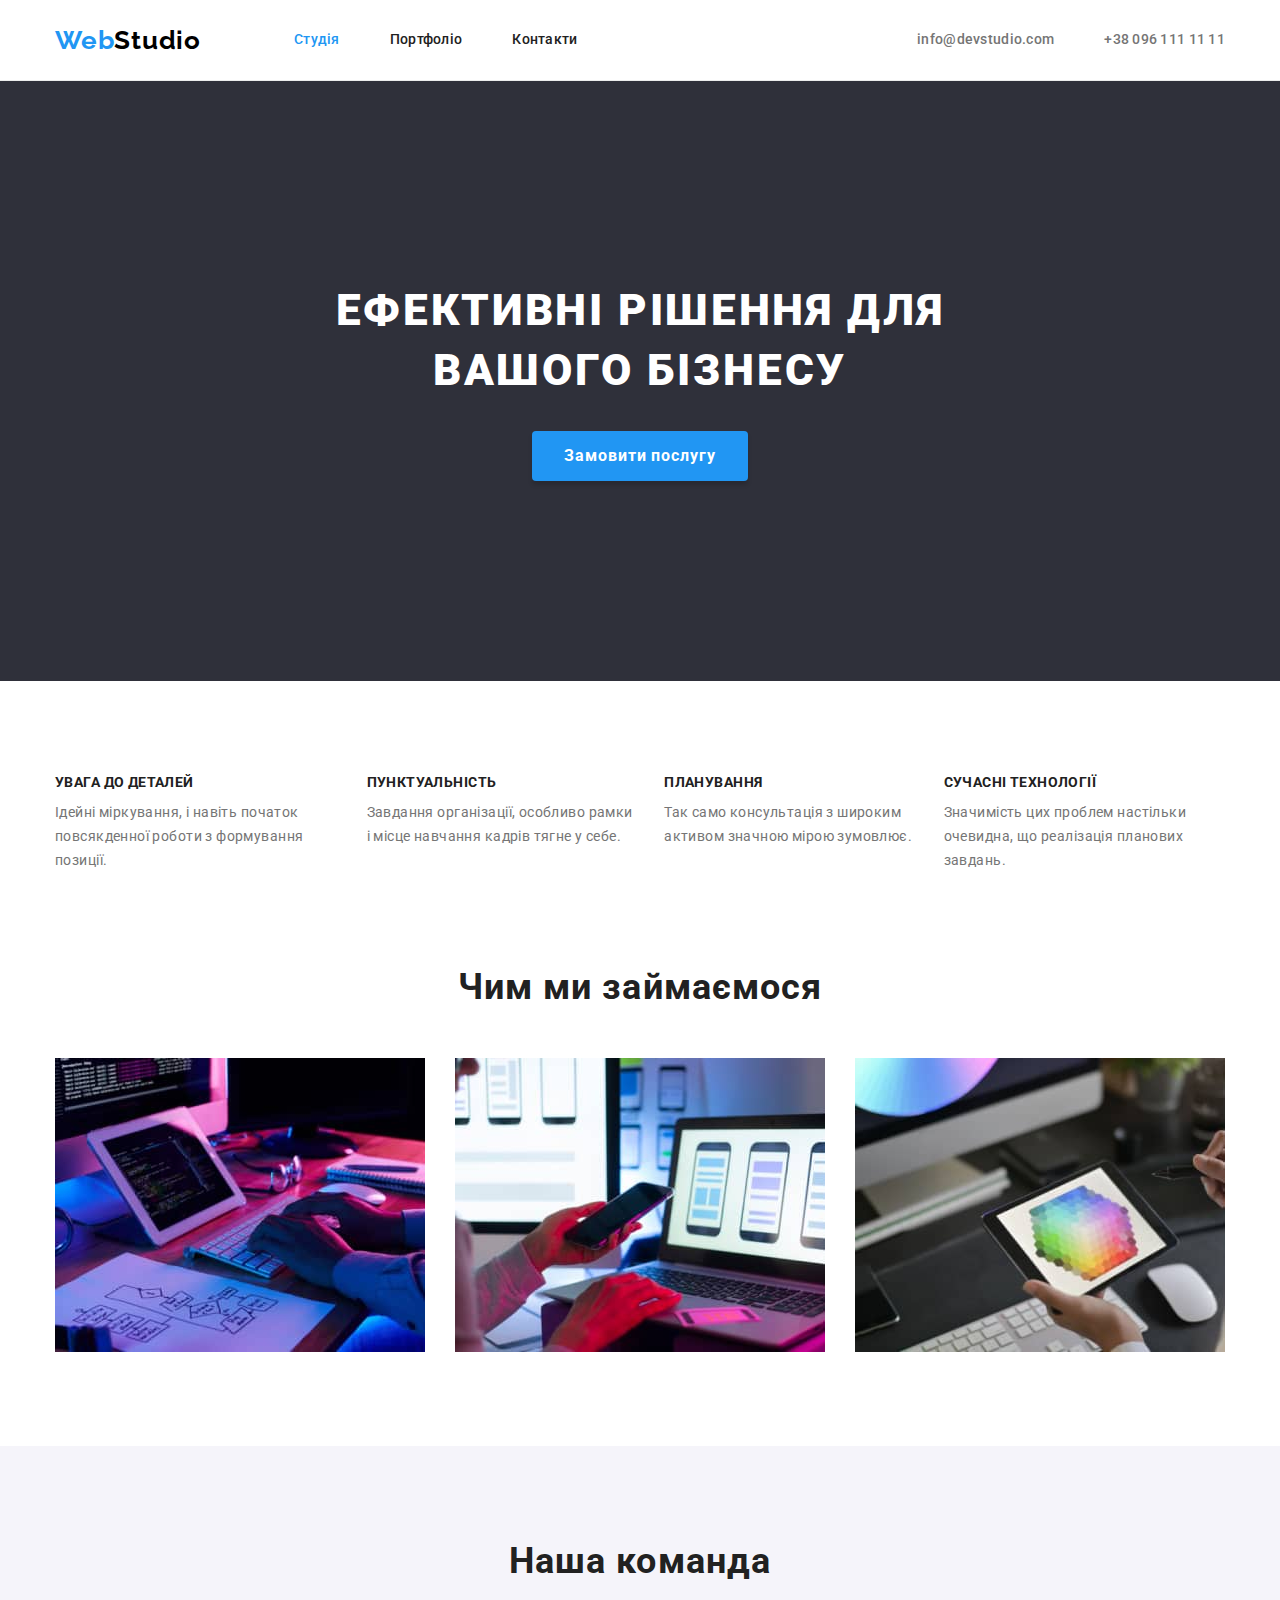
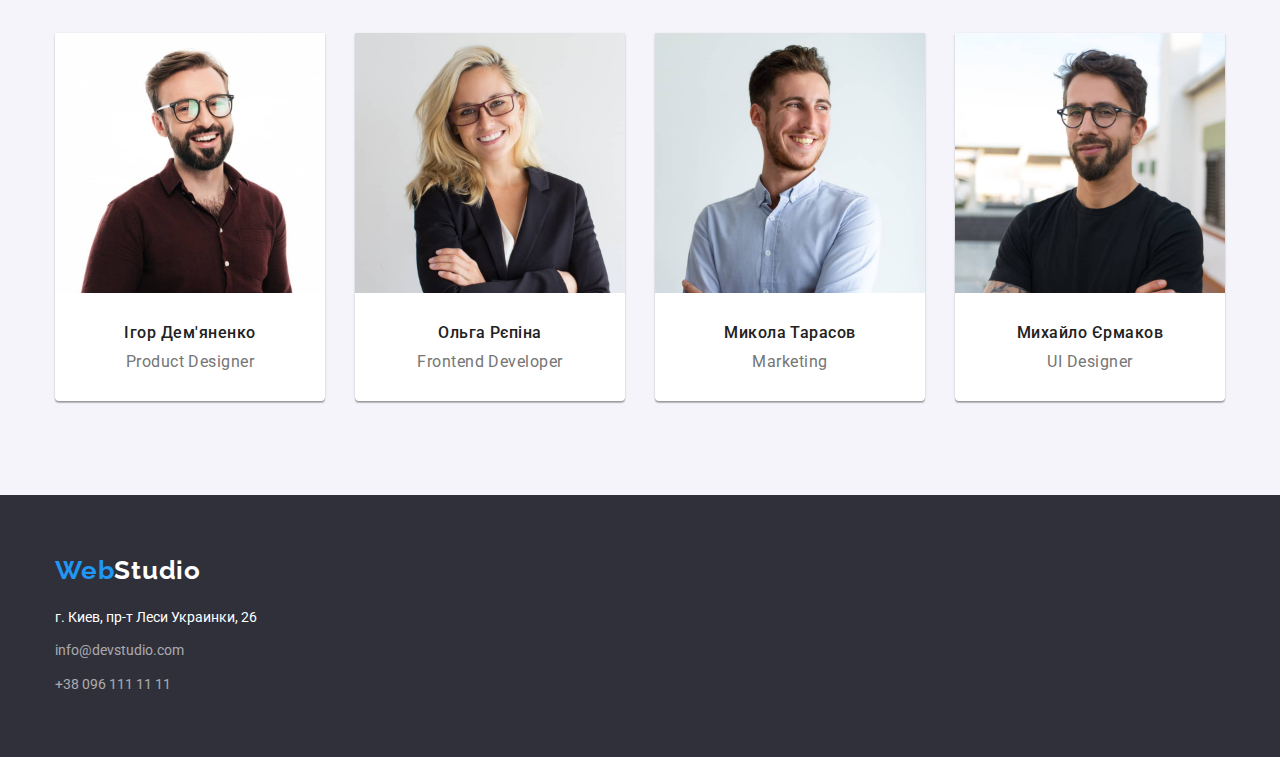
<file: index.html>
<!DOCTYPE html>
<html lang="uk">
  <head>
    <meta charset="UTF-8" />
    <meta http-equiv="X-UA-Compatible" content="IE=edge" />
    <meta name="viewport" content="width=device-width, initial-scale=1.0" />
    <title>GOIT-MARKUP_HW-03</title>
    <link rel="preconnect" href="https://fonts.googleapis.com" />
    <link rel="preconnect" href="https://fonts.gstatic.com" crossorigin />
    <link
      href="https://fonts.googleapis.com/css2?family=Montserrat:wght@400;700&family=Raleway:wght@700&family=Roboto:wght@400;500;700;900&display=swap"
      rel="stylesheet"
    />
    <link
      rel="stylesheet"
      href="https://cdnjs.cloudflare.com/ajax/libs/modern-normalize/1.1.0/modern-normalize.min.css



    "
    />
    <link rel="stylesheet" href="css/styles.css" />
  </head>
  <body>
    <!-- Шапка -->
    <header class="header">
      <div class="container-nav">
        <nav class="main-nav">
          <a href="./index.html" class="logo link"
            ><span class="accent">Web</span>Studio</a
          >
          <ul class="site-nav list">
            <li class="items">
              <a href="./index.html" class="link current">Студія</a>
            </li>
            <li class="items">
              <a href="./portfolio.html" class="link">Портфоліо</a>
            </li>
            <li class="items"><a href="" class="link">Контакти</a></li>
          </ul>
        </nav>
        <ul class="contacts list">
          <li class="item">
            <a href="mailto:info@devstudio.com" class="link"
              >info@devstudio.com</a
            >
          </li>
          <li class="item">
            <a href="tel:+380961111111" class="number link"
              >+38 096 111 11 11</a
            >
          </li>
        </ul>
      </div>
    </header>

    <main>
      <!-- Герой -->
      <section class="hero">
        <h1 class="hero-title">Ефективні рішення для вашого бізнесу</h1>
        <button class="button primary">Замовити послугу</button>
      </section>

      <!-- Особливості -->
      <section class="section">
        <div class="container">
          <ul class="list">
            <li class="item">
              <h3 class="list-title">Увага до деталей</h3>
              <p class="list-text">
                Ідейні міркування, і навіть початок повсякденної роботи з
                формування позиції.
              </p>
            </li>
            <li class="item">
              <h3 class="list-title">Пунктуальність</h3>
              <p class="list-text">
                Завдання організації, особливо рамки і місце навчання кадрів
                тягне у себе.
              </p>
            </li>
            <li class="item">
              <h3 class="list-title">Планування</h3>
              <p class="list-text">
                Так само консультація з широким активом значною мірою зумовлює.
              </p>
            </li>
            <li class="item">
              <h3 class="list-title">Сучасні технології</h3>
              <p class="list-text">
                Значимість цих проблем настільки очевидна, що реалізація
                планових завдань.
              </p>
            </li>
          </ul>
        </div>
      </section>

      <!-- Чим ми займаємося -->

      <section class="section what-we-are-doing">
        <div class="container">
          <h2 class="section-title">Чим ми займаємося</h2>
          <ul class="list">
            <li class="item">
              <img
                src="images/img-1.jpg"
                alt="людина працюе за компьютером"
                width="370"
                class="images"
              />
            </li>
            <li class="item">
              <img
                src="images/img-2.jpg"
                alt="людина працюе за ноутбуком"
                width="370"
                class="images"
              />
            </li>
            <li class="item">
              <img
                src="images/img-3.jpg"
                alt="людина працюе за iPad"
                width="370"
                class="images"
              />
            </li>
          </ul>
        </div>
      </section>
      <!-- Наша команда -->
      <section class="section our-team">
        <div class="container">
          <h2 class="section-title">Наша команда</h2>
          <ul class="list">
            <li class="our-team-li">
              <img
                src="images/img-4.jpg"
                alt="photo-Ігор Дем'яненко"
                width="270"
                class="images"
              />
              <div class="our-team-text">
                <h3 class="photo-title">Ігор Дем'яненко</h3>
                <p class="photo-text">Product Designer</p>
              </div>
            </li>
            <li class="our-team-li">
              <img
                src="images/img-5.jpg"
                alt="photo-Ольга Рєпіна"
                width="270"
                class="images"
              />
              <div class="our-team-text">
                <h3 class="photo-title">Ольга Рєпіна</h3>
                <p class="photo-text">Frontend Developer</p>
              </div>
            </li>
            <li class="our-team-li">
              <img
                src="images/img-6.jpg"
                alt="photo-Микола Тарасов"
                width="270"
                class="images"
              />
              <div class="our-team-text">
                <h3 class="photo-title">Микола Тарасов</h3>
                <p class="photo-text">Marketing</p>
              </div>
            </li>
            <li class="our-team-li">
              <img
                src="images/img-7.jpg"
                alt="photo-Михайло Єрмаков"
                width="270"
                class="images"
              />
              <div class="our-team-text">
                <h3 class="photo-title">Михайло Єрмаков</h3>
                <p class="photo-text">UI Designer</p>
              </div>
            </li>
          </ul>
        </div>
      </section>
    </main>

    <!-- Підвал -->
    <footer class="footer">
      <div class="container-footer">
        <a href="./index.html" class="logo-footer"
          ><span class="accent">Web</span>Studio</a
        >
        <address class="address">
          <ul class="list-footer">
            <li class="item-footer">
              <a
                href="https://goo.gl/maps/CPtrU1FHBa2aNyZL9"
                target="_blank"
                rel="noopener noreferrer nofollow"
                class="address-a"
                >г. Киев, пр-т Леси Украинки, 26</a
              >
            </li>
            <li class="item-footer">
              <a href="mailto:info@devstudio.com" class="footer-link"
                >info@devstudio.com</a
              >
            </li>
            <li class="item-footer">
              <a href="tel:+380961111111" class="footer-link"
                >+38 096 111 11 11</a
              >
            </li>
          </ul>
        </address>
      </div>
    </footer>
  </body>
</html>
</file>
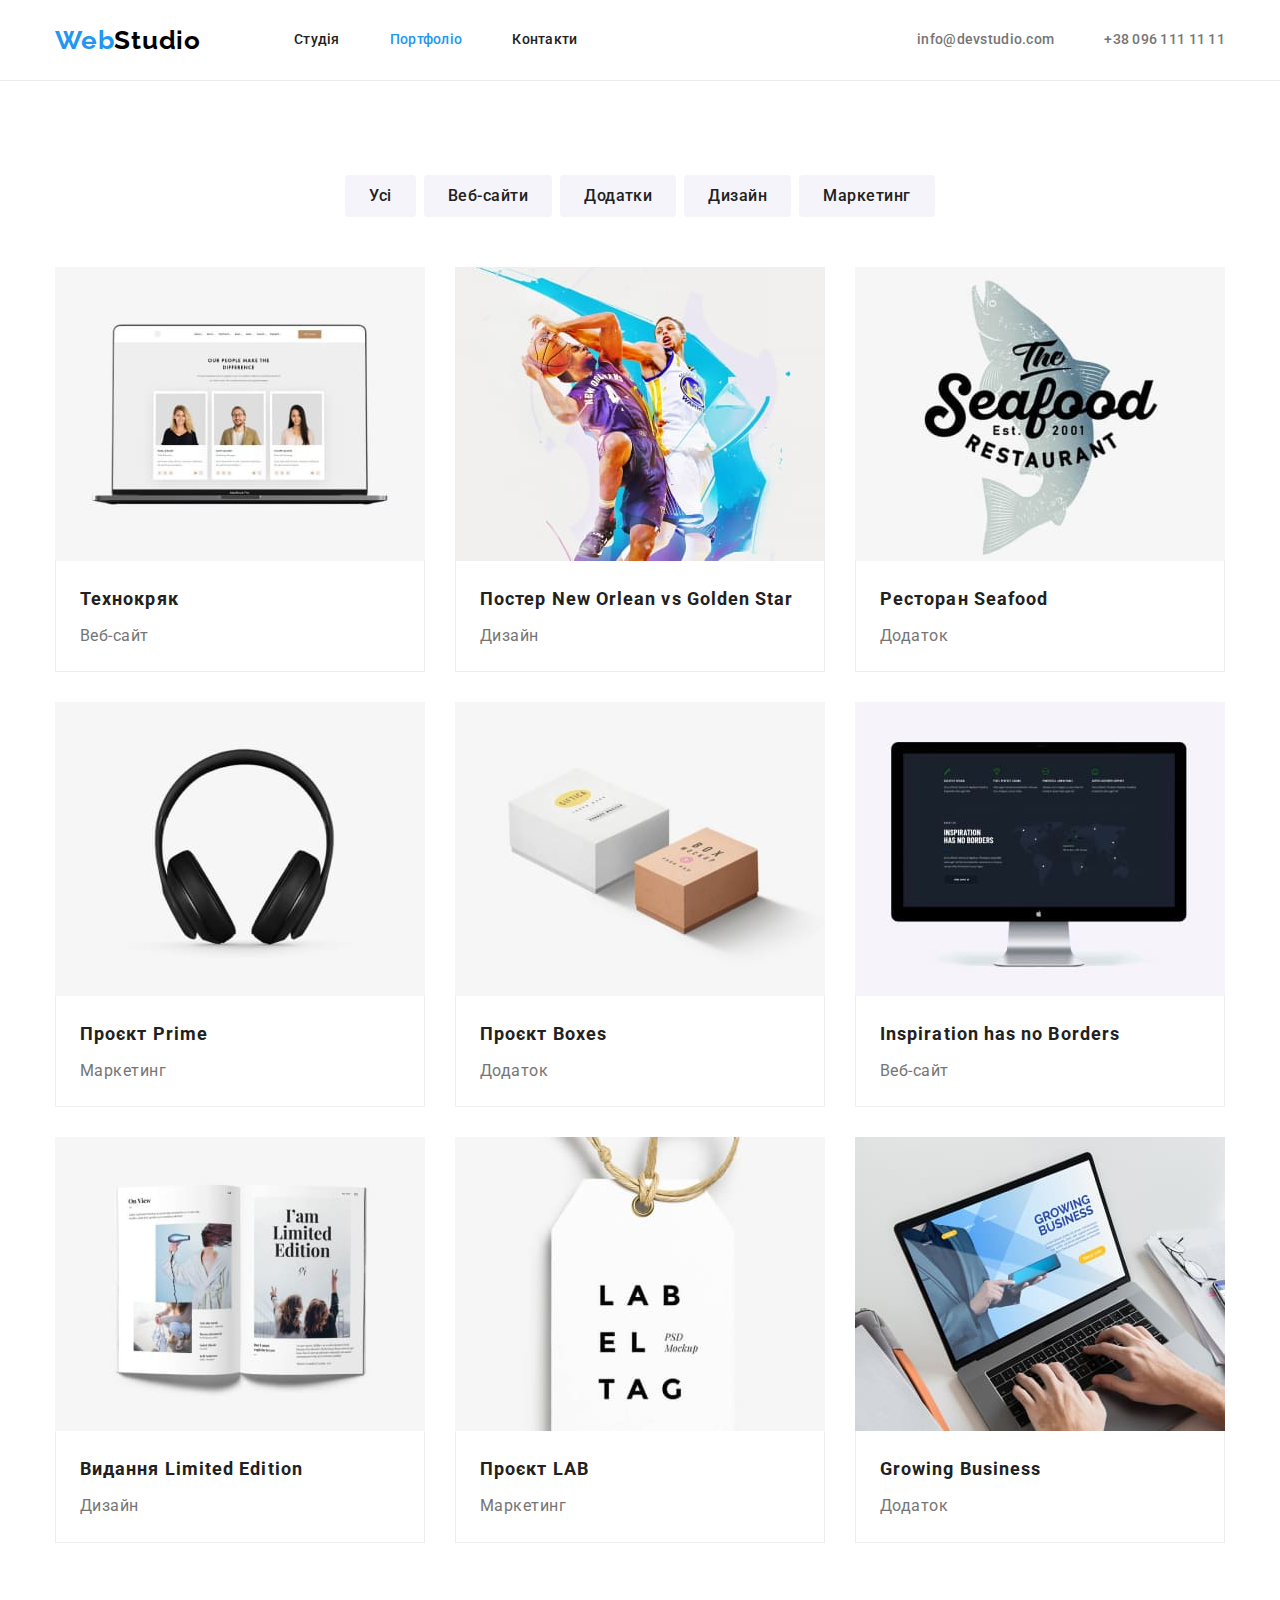
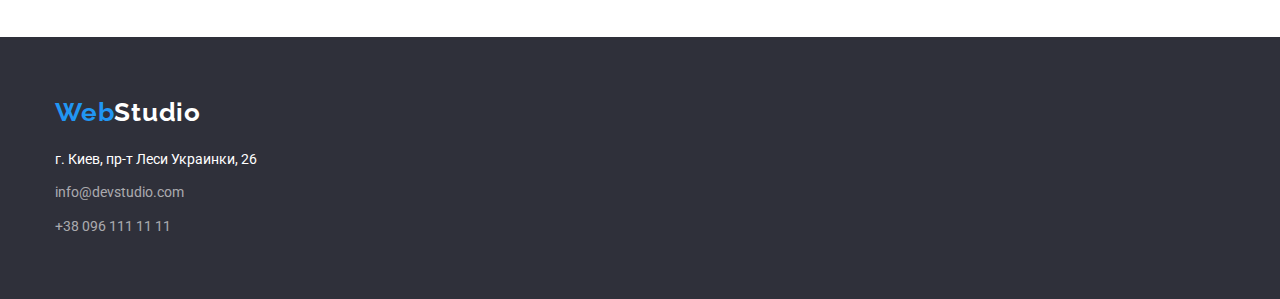
<file: portfolio.html>
<!DOCTYPE html>
<html lang="uk">
  <head>
    <meta charset="UTF-8" />
    <meta http-equiv="X-UA-Compatible" content="IE=edge" />
    <meta name="viewport" content="width=device-width, initial-scale=1.0" />
    <title>GOIT-MARKUP_HW-03</title>
    <link rel="preconnect" href="https://fonts.googleapis.com" />
    <link rel="preconnect" href="https://fonts.gstatic.com" crossorigin />
    <link
      href="https://fonts.googleapis.com/css2?family=Montserrat:wght@400;700&family=Raleway:wght@700&family=Roboto:wght@400;500;700;900&display=swap"
      rel="stylesheet"
    />
    <link
      rel="stylesheet"
      href="https://cdnjs.cloudflare.com/ajax/libs/modern-normalize/1.1.0/modern-normalize.min.css



    "
    />
    <link rel="stylesheet" href="css/styles.css" />
  </head>
  <body>
    <!-- Шапка -->

    <header class="header">
      <div class="container-nav">
        <nav class="main-nav">
          <a href="./index.html" class="logo link"
            ><span class="accent">Web</span>Studio</a
          >
          <ul class="site-nav list">
            <li class="items">
              <a href="./index.html" class="link">Студія</a>
            </li>
            <li class="items">
              <a href="./portfolio.html" class="link current">Портфоліо</a>
            </li>
            <li class="items"><a href="" class="link">Контакти</a></li>
          </ul>
        </nav>
        <ul class="contacts list">
          <li class="item">
            <a href="mailto:info@devstudio.com" class="link"
              >info@devstudio.com</a
            >
          </li>
          <li class="item">
            <a href="tel:+380961111111" class="number link"
              >+38 096 111 11 11</a
            >
          </li>
        </ul>
      </div>
    </header>

    <!-- Main -->

    <main>
      <!-- Наші проекти -->

      <section class="section">
        <div class="container">
          <h1 class="visually-hidden">Наші проекти</h1>
          <ul class="list-btn">
            <li class="item">
              <button type="button" class="button secondary">Усі</button>
            </li>
            <li class="item">
              <button type="button" class="button secondary">Веб-сайти</button>
            </li>
            <li class="item">
              <button type="button" class="button secondary">Додатки</button>
            </li>
            <li class="item">
              <button type="button" class="button secondary">Дизайн</button>
            </li>
            <li class="item">
              <button type="button" class="button secondary">Маркетинг</button>
            </li>
          </ul>
          <ul class="list-portfolio">
            <li class="item">
              <a href="" class="projects-link"
                ><img src="images/portfolio-1.jpg" alt="ноутбук" width="370" />
              <div class="card-text">
                <h2 class="projects-title">Технокряк</h2>
                <p class="projects-text">Веб-сайт</p></a
              >
            </div>
            </li>
            <li class="item">
              <a href="" class="projects-link"
                ><img
                  src="images/portfolio-2.jpg"
                  alt="баскетболісти"
                  width="370"
                />
                <div class="card-text">
                  <h2 class="projects-title">Постер New Orlean vs Golden Star</h2>
                <p class="projects-text">Дизайн</p></a>
                </div>
              
            </li>
            <li class="item">
              <a href="" class="projects-link"
                ><img
                  src="images/portfolio-3.jpg"
                  alt="логотип seafood"
                  width="370"
                />
                <div class="card-text">
                  <h2 class="projects-title">Ресторан Seafood</h2>
                  <p class="projects-text">Додаток</p></a>
                </div>
              
            </li>
            <li class="item">
              <a href="" class="projects-link"
                ><img
                  src="images/portfolio-4.jpg"
                  alt="навушники"
                  width="370"
                />
                <div class="card-text">
                  <h2 class="projects-title">Проєкт Prime</h2>
                <p class="projects-text">Маркетинг</p></a>
                </div>
            </li>
            <li class="item">
              <a href="" class="projects-link"
                ><img
                  src="images/portfolio-5.jpg"
                  alt="дві коробки"
                  width="370"
                />
                <div class="card-text">
                  <h2 class="projects-title">Проєкт Boxes</h2>
                <p class="projects-text">Додаток</p></a>
                </div>
            </li>
            <li class="item">
              <a href="" class="projects-link"
                ><img src="images/portfolio-6.jpg" alt="монітор" width="370" />
                <div class="card-text">
                  <h2 class="projects-title">Inspiration has no Borders</h2>
                  <p class="projects-text">Веб-сайт</p></a>
                </div>
            </li>
            <li class="item">
              <a href="" class="projects-link"
                ><img src="images/portfolio-7.jpg" alt="книжка" width="370" />
                <div class="card-text">
                  <h2 class="projects-title">Видання Limited Edition</h2>
                <p class="projects-text">Дизайн</p></a>
                </div>
            </li>
            <li class="item">
              <a href="" class="projects-link"
                ><img src="images/portfolio-8.jpg" alt="лейбел" width="370" />
                <div class="card-text">
                  <h2 class="projects-title">Проєкт LAB</h2>
                <p class="projects-text">Маркетинг</p></a>
                </div>
            </li>
            <li class="item">
              <a href="" class="projects-link"
                ><img src="images/portfolio-9.jpg" alt="ноутбук" width="370" />
                <div class="card-text">
                  <h2 class="projects-title">Growing Business</h2>
                <p class="projects-text">Додаток</p></a>
                </div>
            </li>
          </ul>
        </div>
      </section>
    </main>
    <!-- Підвал -->
    <footer class="footer">
      <div class="container-footer">
        <a href="./index.html" class="logo-footer"
          ><span class="accent">Web</span>Studio</a
        >
        <address class="address">
          <ul class="list-footer">
            <li class="item-footer">
              <a
                href="https://goo.gl/maps/CPtrU1FHBa2aNyZL9"
                target="_blank"
                rel="noopener noreferrer nofollow"
                class="address-a"
                >г. Киев, пр-т Леси Украинки, 26</a
              >
            </li>
            <li class="item-footer">
              <a href="mailto:info@devstudio.com" class="footer-link"
                >info@devstudio.com</a
              >
            </li>
            <li class="item-footer">
              <a href="tel:+380961111111" class="footer-link"
                >+38 096 111 11 11</a
              >
            </li>
          </ul>
        </address>
      </div>
    </footer>
  </body>
</html>
</file>
<file: css/styles.css>
:root {
  --primary-text-color: #212121;
  --secondary-text-color: #757575;
  --primary-white-color: #f5f5f5;
  --secondary-white-color: #f5f4fa;
  --white-bg-color: #ffffff;
  --dark-bg-color: #2f303a;
  --blue-bg-color: #2196f3;
  --bg-btn-color: #188ce8;
}

body {
  background: var(--white-bg-color);
  color: var(--primary-text-color);
  font-family: Roboto, sans-serif;
}

/* Утилиты */

.list {
  list-style: none;
  margin: 0;
  padding: 0;
}

.container {
  width: 1200px;
  padding-left: 15px;
  padding-right: 15px;
  margin-left: auto;
  margin-right: auto;
}

.section {
  padding-top: 94px;
  padding-bottom: 94px;
}

.section.what-we-are-doing {
  padding-top: 0;
}

/* Навигація */

.header {
  background-color: var(--white-bg-color);
  border-bottom: 1px solid #ececec;
}

.container-nav {
  display: flex;
  width: 1200px;
  padding-left: 15px;
  padding-right: 15px;
  margin-left: auto;
  margin-right: auto;
}

.main-nav {
  display: flex;
  align-items: center;
}

.logo {
  font-family: "Raleway", sans-serif;
  font-weight: 700;
  font-size: 26px;
  line-height: 1.19;
  letter-spacing: 0.03em;

  color: #000000;
}

.accent {
  color: var(--blue-bg-color);
}

.site-nav {
  margin-left: 93px;
}

.site-nav.list {
  display: flex;
}

.site-nav .items + .items {
  margin-left: 50px;
}

.site-nav .link {
  display: block;
  padding-top: 32px;
  padding-bottom: 32px;

  color: var(--primary-text-color);
}

.site-nav .link:hover,
.site-nav .link:focus,
.site-nav .link.current {
  color: var(--blue-bg-color);
}

.site-nav .link {
  font-weight: 500;
  font-size: 14px;
  line-height: 1.14;
  letter-spacing: 0.02em;
}

.contacts.list {
  display: flex;
  margin-left: auto;
}

.contacts .link {
  display: block;
  padding-top: 32px;
  padding-bottom: 32px;

  font-weight: 500;
  font-size: 14px;
  line-height: 1.14;
  letter-spacing: 0.02em;

  color: var(--secondary-text-color);
}

.contacts.list .item + .item {
  margin-left: 50px;
}

.contacts .link:hover,
.contacts .link:focus {
  color: var(--blue-bg-color);
}

.contacts .number {
  color: var(--secondary-text-color);
  text-decoration: none;
}

.link {
  text-decoration: none;
}

/* герой */

.hero {
  background-color: var(--dark-bg-color);
  color: var(--white-bg-color);

  text-align: center;
  padding-top: 200px;
  padding-bottom: 200px;
}

.hero-title {
  font-weight: 900;
  font-size: 44px;
  line-height: 1.36;
  letter-spacing: 0.06em;
  text-transform: uppercase;
  text-align: center;

  color: #ffffff;

  width: 696px;
  margin-top: 0;
  margin-bottom: 30px;
  margin-left: auto;
  margin-right: auto;
}

.button.primary {
  font-weight: 700;
  font-size: 16px;
  line-height: 1.9;
  font-family: inherit;
  text-align: center;
  letter-spacing: 0.06em;

  background-color: var(--blue-bg-color);
  color: var(--white-bg-color);

  box-shadow: 0px 4px 4px rgba(0, 0, 0, 0.15);
  border: transparent;
  border-radius: 4px;
  cursor: pointer;
  padding: 10px 32px;
}

.button.primary:hover,
.button.primary:focus {
  background-color: var(--bg-btn-color);
}

/* Особливості */

.list {
  display: flex;
}

.list .item + .item {
  margin-left: 30px;
}

.list-btn {
  padding: 0;
}

.list-title {
  font-weight: 700;
  font-size: 14px;
  line-height: 1.14;
  letter-spacing: 0.03em;
  text-transform: uppercase;

  color: var(--primary-text-color);

  margin-top: 0;
  margin-bottom: 10px;
}

.list-text {
  font-size: 14px;
  line-height: 1.7;
  letter-spacing: 0.03em;

  color: var(--secondary-text-color);

  margin-top: 0;
  margin-bottom: 0;
}

/* Чим ми займаемось */

.section-title {
  font-weight: 700;
  font-size: 36px;
  line-height: 1.17;
  letter-spacing: 0.03em;
  text-align: center;

  color: var(--primary-text-color);

  margin-top: 0;
  margin-bottom: 50px;
}

/* Наша команда */

.our-team {
  background-color: var(--secondary-white-color);

  padding-top: 94px;
  padding-bottom: 94px;
  margin-top: 0;
  margin-bottom: 0;
}

.our-team-li + .our-team-li {
  margin-left: 30px;
}

.our-team-li {
  background-color: var(--white-bg-color);
  box-shadow: 0px 1px 3px rgba(0, 0, 0, 0.12), 0px 1px 1px rgba(0, 0, 0, 0.14),
    0px 2px 1px rgba(0, 0, 0, 0.2);
  border-radius: 0px 0px 4px 4px;
  text-align: center;
}

.photo-title {
  font-weight: 500;
  font-size: 16px;
  line-height: 1.19;
  letter-spacing: 0.03em;

  color: var(--primary-text-color);

  margin-top: 0;
  margin-bottom: 10px;
}

.photo-text {
  font-size: 16px;
  line-height: 1.19;
  letter-spacing: 0.03em;

  color: var(--secondary-text-color);

  margin-top: 0;
  margin-bottom: 0;
}

.our-team-text {
  padding-top: 30px;
  padding-bottom: 30px;
}

/* Наші проекти */

.projects-title {
  font-weight: 700;
  font-size: 18px;
  line-height: 2;
  letter-spacing: 0.06em;

  color: var(--primary-text-color);
}

.projects-text {
  font-size: 16px;
  line-height: 1.9;
  letter-spacing: 0.03em;

  color: var(--secondary-text-color);
}

.projects-link {
  text-decoration: none;
}

/* Футер */

.footer {
  background-color: var(--dark-bg-color);
  padding-top: 60px;
  padding-bottom: 60px;
}

.container-footer {
  display: block;
  width: 1200px;
  margin-left: auto;
  margin-right: auto;
  padding-left: 15px;
  padding-right: 15px;
}

.images {
  display: block;
}

.logo-footer {
  display: block;

  color: #000000;
  color: var(--white-bg-color);

  text-decoration: none;

  margin-bottom: 20px;

  font-family: "Raleway", sans-serif;
  font-weight: 700;
  font-size: 26px;
  line-height: 1.19;
  letter-spacing: 0.03em;
}

.address {
  font-style: normal;
  font-size: 14px;
  line-height: 1.7;
}

.list-footer {
  list-style: none;
  padding-left: 0;
  margin-top: 0;
  margin-bottom: 0;
}

.item-footer:not(:last-child) {
  margin-bottom: 10px;
}

.address-a {
  color: var(--white-bg-color);

  text-decoration: none;
  margin-bottom: 10px;
}

.footer-link {
  color: rgba(255, 255, 255, 0.6);
  text-decoration: none;
}

.footer.link:hover,
.footer.link:focus {
  color: var(--blue-bg-color);
}

/* Портфолио */

.visually-hidden {
  position: absolute;
  white-space: nowrap;
  width: 1px;
  height: 1px;
  overflow: hidden;
  border: 0;
  padding: 0;
  clip: rect(0 0 0 0);
  clip-path: inset(50%);
  margin: -1px;
}

.portfolio-main {
  width: 1200px;
  padding-left: 15px;
  padding-right: 15px;
  margin-top: 94px;
  margin-bottom: 94px;
  margin-left: auto;
  margin-right: auto;
}

.list-btn {
  display: flex;
  justify-content: center;
  list-style: none;

  margin-top: 0;
  margin-bottom: 50px;
}

.list-btn .item + .item {
  margin-left: 8px;
}

/* кнопки портфолио */
.button.secondary {
  font-family: "Roboto";
  font-style: normal;
  font-weight: 500;
  font-size: 16px;
  line-height: 1.6;
  letter-spacing: 0.03em;
  text-align: center;

  background-color: var(--secondary-white-color);
  color: var(--primary-text-color);

  padding-top: 6px;
  padding-bottom: 6px;
  padding-left: 22px;
  padding-right: 22px;

  border-color: transparent;
  border-radius: 4px;

  cursor: pointer;
}

.button.secondary:hover,
.button.secondary:focus {
  background-color: var(--blue-bg-color);
  color: var(--white-bg-color);
}

/*  */

.list-portfolio {
  list-style: none;
  display: flex;
  flex-wrap: wrap;
  margin: 0;
  padding: 0;
}

.projects-link {
  box-sizing: border-box;
}

.list-portfolio .item {
  width: calc((100% - 60px) / 3);
  margin-right: 30px;
}

.list-portfolio .item:nth-child(3n) {
  margin-right: 0px;
}

.list-portfolio .item {
  margin-bottom: 30px;
}

.list-portfolio .item:nth-last-child(-n + 3) {
  margin-bottom: 0;
}

.projects-title {
  margin-top: 0;
  margin-bottom: 4px;
}

.projects-text {
  margin: 0;
}

.card-text {
  padding-top: 20px;
  padding-bottom: 20px;
  padding-right: 24px;
  padding-left: 24px;

  border-bottom: 1px solid #eeeeee;
  border-right: 1px solid #eeeeee;
  border-left: 1px solid #eeeeee;
}

img {
  display: block;
}
</file>
